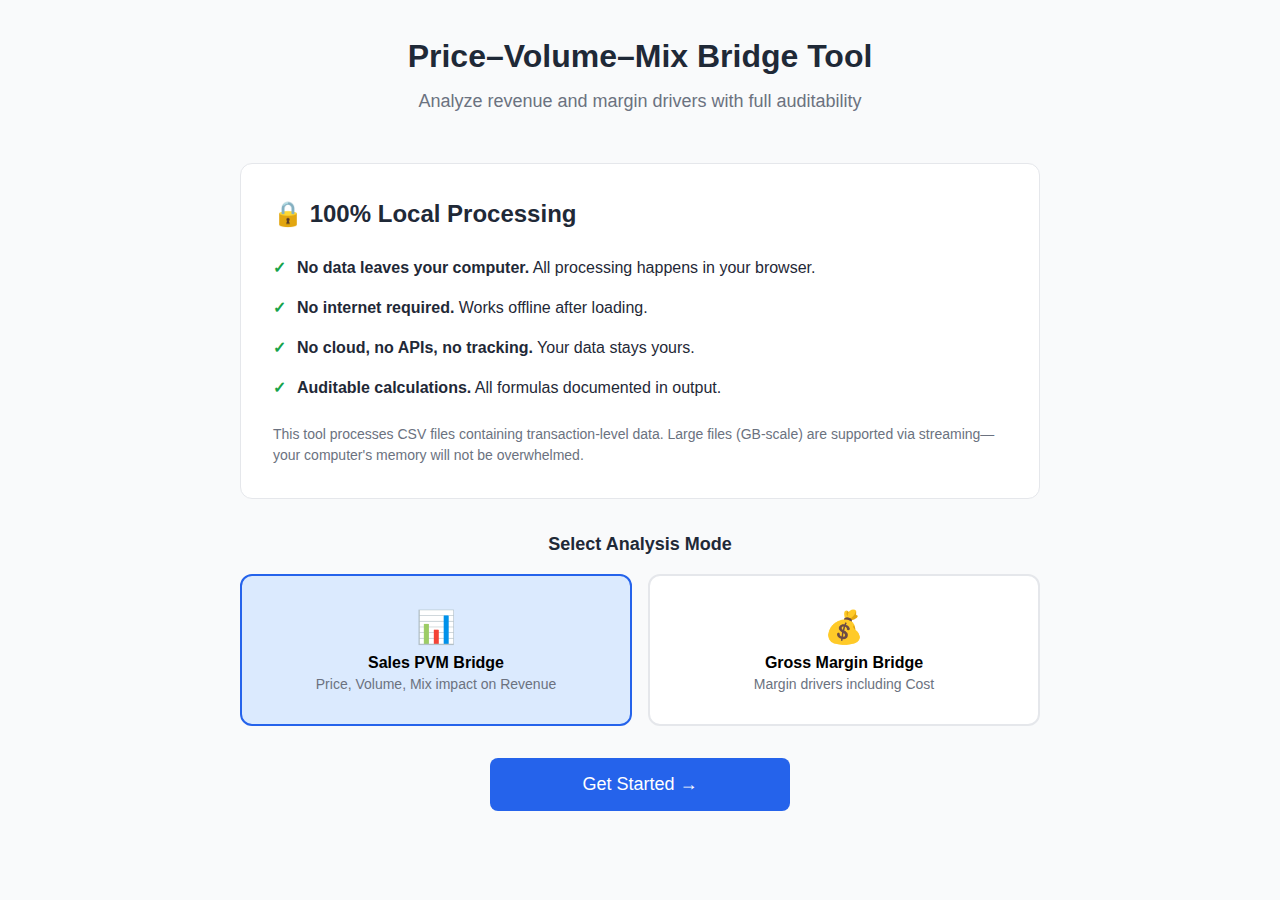
<file: index.html>
<!DOCTYPE html>
<html lang="en">
<head>
    <meta charset="UTF-8">
    <meta name="viewport" content="width=device-width, initial-scale=1.0">
    <title>PVM & Gross Margin Bridge Tool</title>
    <link rel="stylesheet" href="css/styles.css">
</head>
<body>
    <div id="app">
        <!-- ============================================
             SCREEN 1: Landing / Disclaimer
             ============================================ -->
        <section id="screen-landing" class="screen active">
            <div class="container">
                <header class="landing-header">
                    <h1>Price–Volume–Mix Bridge Tool</h1>
                    <p class="subtitle">Analyze revenue and margin drivers with full auditability</p>
                </header>

                <div class="disclaimer-box">
                    <h2>🔒 100% Local Processing</h2>
                    <ul>
                        <li><strong>No data leaves your computer.</strong> All processing happens in your browser.</li>
                        <li><strong>No internet required.</strong> Works offline after loading.</li>
                        <li><strong>No cloud, no APIs, no tracking.</strong> Your data stays yours.</li>
                        <li><strong>Auditable calculations.</strong> All formulas documented in output.</li>
                    </ul>
                    <p class="disclaimer-note">
                        This tool processes CSV files containing transaction-level data. 
                        Large files (GB-scale) are supported via streaming—your computer's memory 
                        will not be overwhelmed.
                    </p>
                </div>

                <div class="mode-selection">
                    <h3>Select Analysis Mode</h3>
                    <div class="mode-buttons">
                        <button id="btn-mode-pvm" class="mode-btn selected" data-mode="pvm">
                            <span class="mode-icon">📊</span>
                            <span class="mode-title">Sales PVM Bridge</span>
                            <span class="mode-desc">Price, Volume, Mix impact on Revenue</span>
                        </button>
                        <button id="btn-mode-gm" class="mode-btn" data-mode="gm">
                            <span class="mode-icon">💰</span>
                            <span class="mode-title">Gross Margin Bridge</span>
                            <span class="mode-desc">Margin drivers including Cost</span>
                        </button>
                    </div>
                </div>

                <button id="btn-start" class="btn-primary btn-large">
                    Get Started →
                </button>
            </div>
        </section>

        <!-- ============================================
             SCREEN 2: File Upload & Column Mapping
             ============================================ -->
        <section id="screen-upload" class="screen">
            <div class="container">
                <header class="screen-header">
                    <button class="btn-back" data-target="screen-landing">← Back</button>
                    <h2>Step 1: Upload Your Data</h2>
                    <span class="mode-indicator" id="mode-indicator-upload"></span>
                </header>

                <div class="upload-area" id="upload-area">
                    <div class="upload-content">
                        <span class="upload-icon">📁</span>
                        <p class="upload-text">Drag & drop your CSV file here</p>
                        <p class="upload-subtext">or click to browse</p>
                        <input type="file" id="file-input" accept=".csv" hidden>
                    </div>
                </div>

                <div id="file-info" class="file-info hidden">
                    <div class="file-details">
                        <span class="file-name" id="file-name"></span>
                        <span class="file-size" id="file-size"></span>
                        <button class="btn-remove" id="btn-remove-file">✕</button>
                    </div>
                </div>

                <!-- Column Mapping Section -->
                <div id="column-mapping" class="column-mapping hidden">
                    <h3>Column Mapping</h3>
                    <p class="mapping-instructions">
                        We detected the following columns. Please confirm or adjust the mappings.
                    </p>

                    <div class="mapping-grid">
                        <div class="mapping-section required-mappings">
                            <h4>Required Columns</h4>
                            <div class="mapping-row">
                                <label for="map-date">Date</label>
                                <select id="map-date" data-field="date" class="column-select required"></select>
                            </div>
                            <div class="mapping-row">
                                <label for="map-sales">Sales (Revenue)</label>
                                <select id="map-sales" data-field="sales" class="column-select required"></select>
                            </div>
                            <div class="mapping-row">
                                <label for="map-quantity">Quantity (Volume)</label>
                                <select id="map-quantity" data-field="quantity" class="column-select required"></select>
                            </div>
                            <div class="mapping-row gm-only hidden">
                                <label for="map-cost">Cost</label>
                                <select id="map-cost" data-field="cost" class="column-select required"></select>
                            </div>
                        </div>

                        <div class="mapping-section dimension-mappings">
                            <h4>Dimension Columns (Optional)</h4>
                            <p class="dimension-instructions">Select columns to use as analysis dimensions</p>
                            <div id="dimension-checkboxes" class="dimension-list">
                                <!-- Populated dynamically -->
                            </div>
                        </div>
                    </div>

                    <!-- Date Format Confirmation -->
                    <div id="date-format-section" class="date-format-section hidden">
                        <h4>Date Format Detected</h4>
                        <div class="date-format-preview">
                            <p>Sample dates from your file:</p>
                            <ul id="date-samples" class="date-samples"></ul>
                        </div>
                        <div class="date-format-confirm">
                            <label for="date-format-select">Detected format:</label>
                            <select id="date-format-select">
                                <option value="auto">Auto-detect</option>
                                <option value="MM/DD/YYYY">MM/DD/YYYY</option>
                                <option value="DD/MM/YYYY">DD/MM/YYYY</option>
                                <option value="YYYY-MM-DD">YYYY-MM-DD</option>
                                <option value="DD-MMM-YYYY">DD-MMM-YYYY (e.g., 15-Jan-2024)</option>
                                <option value="MMM DD, YYYY">MMM DD, YYYY (e.g., Jan 15, 2024)</option>
                            </select>
                            <p id="date-parse-preview" class="date-parse-preview"></p>
                        </div>
                    </div>
                </div>

                <div class="screen-actions">
                    <button id="btn-to-periods" class="btn-primary" disabled>
                        Continue to Period Setup →
                    </button>
                </div>
            </div>
        </section>

        <!-- ============================================
             SCREEN 3: Period Configuration
             ============================================ -->
        <section id="screen-periods" class="screen">
            <div class="container">
                <header class="screen-header">
                    <button class="btn-back" data-target="screen-upload">← Back</button>
                    <h2>Step 2: Configure Time Periods</h2>
                    <span class="mode-indicator" id="mode-indicator-periods"></span>
                </header>

                <div class="period-config">
                    <div class="config-section">
                        <h3>Fiscal Year End</h3>
                        <p>Which month does your fiscal year end?</p>
                        <select id="fy-end-month" class="fy-select">
                            <option value="1">January</option>
                            <option value="2">February</option>
                            <option value="3">March</option>
                            <option value="4">April</option>
                            <option value="5">May</option>
                            <option value="6">June</option>
                            <option value="7">July</option>
                            <option value="8">August</option>
                            <option value="9">September</option>
                            <option value="10">October</option>
                            <option value="11">November</option>
                            <option value="12" selected>December</option>
                        </select>
                    </div>

                    <div class="config-section">
                        <h3>Data Date Range</h3>
                        <div id="date-range-info" class="date-range-info">
                            <p>Scanning file to determine date range...</p>
                        </div>
                    </div>

                    <div class="config-section">
                        <h3>LTM End Date</h3>
                        <p>Confirm the end date for Last Twelve Months calculation:</p>
                        <input type="date" id="ltm-end-date" class="date-input">
                        <p class="ltm-help">
                            LTM period will be: <span id="ltm-range-preview">--</span>
                        </p>
                    </div>

                    <div class="config-section">
                        <h3>Prior Fiscal Year</h3>
                        <div id="pfy-info" class="pfy-info">
                            <p>Prior Fiscal Year: <span id="pfy-range">--</span></p>
                        </div>
                    </div>

                    <div class="period-summary" id="period-summary">
                        <!-- Populated after configuration -->
                    </div>
                </div>

                <div class="screen-actions">
                    <button id="btn-to-lod" class="btn-primary" disabled>
                        Continue to Level of Detail →
                    </button>
                </div>
            </div>
        </section>

        <!-- ============================================
             SCREEN 4: Level of Detail Selection
             ============================================ -->
        <section id="screen-lod" class="screen">
            <div class="container">
                <header class="screen-header">
                    <button class="btn-back" data-target="screen-periods">← Back</button>
                    <h2>Step 3: Select Level of Detail</h2>
                    <span class="mode-indicator" id="mode-indicator-lod"></span>
                </header>

                <div class="lod-config">
                    <p class="lod-instructions">
                        Select which dimensions to include in your analysis. 
                        The bridge will be calculated at this level of detail.
                    </p>

                    <div class="lod-selection" id="lod-selection">
                        <!-- Populated with dimension checkboxes -->
                    </div>

                    <div id="lod-warning" class="lod-warning hidden">
                        <span class="warning-icon">⚠️</span>
                        <span class="warning-text">
                            Selecting many dimensions may result in a large number of combinations.
                            Processing may take longer on large files.
                        </span>
                    </div>

                    <div class="lod-preview">
                        <h4>Analysis Preview</h4>
                        <p id="lod-preview-text">Select at least one dimension to see preview.</p>
                    </div>

                    <!-- GM-specific: Price Definition -->
                    <div id="gm-price-definition" class="gm-options hidden">
                        <h4>Gross Margin Price Definition</h4>
                        <div class="radio-group">
                            <label class="radio-option">
                                <input type="radio" name="gm-price-def" value="margin-per-unit" checked>
                                <span class="radio-label">
                                    <strong>Margin per Unit</strong>
                                    <span class="radio-desc">(Sales − Cost) / Quantity</span>
                                </span>
                            </label>
                            <label class="radio-option">
                                <input type="radio" name="gm-price-def" value="sales-per-unit">
                                <span class="radio-label">
                                    <strong>Sales Price per Unit</strong>
                                    <span class="radio-desc">Sales / Quantity (Cost analyzed separately)</span>
                                </span>
                            </label>
                        </div>
                    </div>
                </div>

                <div class="screen-actions">
                    <button id="btn-process" class="btn-primary btn-large">
                        🚀 Run Analysis
                    </button>
                </div>
            </div>
        </section>

        <!-- ============================================
             SCREEN 5: Processing
             ============================================ -->
        <section id="screen-processing" class="screen">
            <div class="container">
                <header class="screen-header">
                    <h2>Processing Your Data</h2>
                </header>

                <div class="processing-status">
                    <div class="progress-container">
                        <div class="progress-bar">
                            <div class="progress-fill" id="progress-fill"></div>
                        </div>
                        <div class="progress-text">
                            <span id="progress-percent">0%</span>
                            <span id="progress-rows">0 rows processed</span>
                        </div>
                    </div>

                    <div class="processing-stages">
                        <div class="stage" id="stage-parsing">
                            <span class="stage-icon">⏳</span>
                            <span class="stage-text">Parsing CSV</span>
                        </div>
                        <div class="stage" id="stage-aggregating">
                            <span class="stage-icon">⏳</span>
                            <span class="stage-text">Aggregating by LOD</span>
                        </div>
                        <div class="stage" id="stage-calculating">
                            <span class="stage-icon">⏳</span>
                            <span class="stage-text">Calculating Bridge</span>
                        </div>
                        <div class="stage" id="stage-finalizing">
                            <span class="stage-icon">⏳</span>
                            <span class="stage-text">Finalizing Results</span>
                        </div>
                    </div>

                    <div class="processing-stats" id="processing-stats">
                        <!-- Real-time stats -->
                    </div>

                    <button id="btn-cancel" class="btn-secondary">
                        Cancel Processing
                    </button>
                </div>
            </div>
        </section>

        <!-- ============================================
             SCREEN 6: Results
             ============================================ -->
        <section id="screen-results" class="screen">
            <div class="container wide">
                <header class="screen-header">
                    <button class="btn-back" data-target="screen-lod">← Adjust Settings</button>
                    <h2>Analysis Results</h2>
                    <div class="header-actions">
                        <button id="btn-export-excel" class="btn-primary">
                            📥 Export to Excel
                        </button>
                    </div>
                </header>

                <!-- Results Tabs -->
                <div class="results-tabs">
                    <button class="tab-btn active" data-tab="summary">Summary Bridge</button>
                    <button class="tab-btn" data-tab="detail">Detail by LOD</button>
                    <button class="tab-btn" data-tab="negatives">Negative Values</button>
                    <button class="tab-btn" data-tab="assumptions">Assumptions</button>
                </div>

                <!-- Tab: Summary Bridge -->
                <div class="tab-content active" id="tab-summary">
                    <div class="summary-cards">
                        <div class="summary-card">
                            <span class="card-label">Prior Year</span>
                            <span class="card-value" id="summary-py-value">--</span>
                            <span class="card-period" id="summary-py-period">--</span>
                        </div>
                        <div class="summary-card">
                            <span class="card-label">LTM</span>
                            <span class="card-value" id="summary-cy-value">--</span>
                            <span class="card-period" id="summary-cy-period">--</span>
                        </div>
                        <div class="summary-card highlight">
                            <span class="card-label">Change</span>
                            <span class="card-value" id="summary-change-value">--</span>
                            <span class="card-pct" id="summary-change-pct">--</span>
                        </div>
                    </div>

                    <div class="bridge-table-container">
                        <h3>Bridge Summary</h3>
                        <table class="bridge-table" id="bridge-summary-table">
                            <thead>
                                <tr>
                                    <th>Component</th>
                                    <th class="num">Impact</th>
                                    <th class="num">% of Change</th>
                                </tr>
                            </thead>
                            <tbody id="bridge-summary-body">
                                <!-- Populated dynamically -->
                            </tbody>
                        </table>
                    </div>
                </div>

                <!-- Tab: Detail by LOD -->
                <div class="tab-content" id="tab-detail">
                    <div class="detail-controls">
                        <div class="search-box">
                            <input type="text" id="detail-search" placeholder="Search...">
                        </div>
                        <div class="sort-controls">
                            <label>Sort by:</label>
                            <select id="detail-sort">
                                <option value="total-desc">Total Impact (High to Low)</option>
                                <option value="total-asc">Total Impact (Low to High)</option>
                                <option value="price-desc">Price Impact (High to Low)</option>
                                <option value="volume-desc">Volume Impact (High to Low)</option>
                                <option value="mix-desc">Mix Impact (High to Low)</option>
                            </select>
                        </div>
                    </div>

                    <div class="detail-table-container">
                        <table class="detail-table" id="detail-table">
                            <thead id="detail-table-head">
                                <!-- Dynamic columns based on LOD -->
                            </thead>
                            <tbody id="detail-table-body">
                                <!-- Populated dynamically -->
                            </tbody>
                        </table>
                    </div>

                    <div class="pagination" id="detail-pagination">
                        <!-- Pagination controls -->
                    </div>
                </div>

                <!-- Tab: Negative Values -->
                <div class="tab-content" id="tab-negatives">
                    <div class="negatives-explanation">
                        <p>
                            Rows with Sales ≤ 0 or Quantity ≤ 0 are excluded from standard PVM calculations
                            and shown here separately. These may represent returns, adjustments, or data errors.
                        </p>
                    </div>

                    <div class="negatives-summary" id="negatives-summary">
                        <!-- Summary stats -->
                    </div>

                    <table class="negatives-table" id="negatives-table">
                        <thead>
                            <tr>
                                <th>Period</th>
                                <th>Type</th>
                                <th class="num">Count</th>
                                <th class="num">Total Sales</th>
                                <th class="num">Total Quantity</th>
                            </tr>
                        </thead>
                        <tbody id="negatives-table-body">
                            <!-- Populated dynamically -->
                        </tbody>
                    </table>
                </div>

                <!-- Tab: Assumptions -->
                <div class="tab-content" id="tab-assumptions">
                    <div class="assumptions-content">
                        <h3>Analysis Configuration</h3>
                        <table class="assumptions-table">
                            <tbody id="assumptions-config">
                                <!-- Populated dynamically -->
                            </tbody>
                        </table>

                        <h3>Calculation Methodology</h3>
                        <div class="methodology" id="methodology-content">
                            <!-- Methodology explanation -->
                        </div>

                        <h3>Data Quality Notes</h3>
                        <div class="data-quality" id="data-quality-content">
                            <!-- Data quality notes -->
                        </div>
                    </div>
                </div>
            </div>
        </section>

        <!-- ============================================
             Error Modal
             ============================================ -->
        <div id="error-modal" class="modal hidden">
            <div class="modal-content">
                <div class="modal-header">
                    <h3>⚠️ Error</h3>
                    <button class="modal-close" id="error-modal-close">✕</button>
                </div>
                <div class="modal-body" id="error-modal-body">
                    <!-- Error message -->
                </div>
                <div class="modal-footer">
                    <button class="btn-primary" id="error-modal-ok">OK</button>
                </div>
            </div>
        </div>
    </div>

    <!-- Scripts -->
    <script src="lib/xlsx.mini.js"></script>
    <script src="js/config.js"></script>
    <script src="js/period-utils.js"></script>
    <script src="js/csv-parser.js"></script>
    <script src="js/aggregator.js"></script>
    <script src="js/bridge-calculator.js"></script>
    <script src="js/ui-renderer.js"></script>
    <script src="js/excel-export.js"></script>
    <script src="js/app.js"></script>
    <script src="js/app2.js"></script>
</body>
</html>
</file>
<file: css/styles.css>
/* ============================================
   PVM Bridge Tool - Stylesheet
   ============================================
   Clean, professional design for accountants.
   Optimized for readability and auditability.
   ============================================ */

/* --------------------------------------------
   CSS Variables / Design Tokens
   -------------------------------------------- */
:root {
    /* Colors */
    --color-primary: #2563eb;
    --color-primary-dark: #1d4ed8;
    --color-primary-light: #dbeafe;
    
    --color-success: #16a34a;
    --color-success-light: #dcfce7;
    
    --color-warning: #ca8a04;
    --color-warning-light: #fef9c3;
    
    --color-error: #dc2626;
    --color-error-light: #fee2e2;
    
    --color-text: #1f2937;
    --color-text-muted: #6b7280;
    --color-text-light: #9ca3af;
    
    --color-bg: #f9fafb;
    --color-bg-white: #ffffff;
    --color-border: #e5e7eb;
    --color-border-dark: #d1d5db;
    
    /* Positive/Negative for financial data */
    --color-positive: #16a34a;
    --color-negative: #dc2626;
    
    /* Typography */
    --font-sans: -apple-system, BlinkMacSystemFont, 'Segoe UI', Roboto, 'Helvetica Neue', Arial, sans-serif;
    --font-mono: 'SF Mono', SFMono-Regular, Consolas, 'Liberation Mono', Menlo, monospace;
    
    /* Spacing */
    --space-xs: 0.25rem;
    --space-sm: 0.5rem;
    --space-md: 1rem;
    --space-lg: 1.5rem;
    --space-xl: 2rem;
    --space-2xl: 3rem;
    
    /* Border Radius */
    --radius-sm: 4px;
    --radius-md: 8px;
    --radius-lg: 12px;
    
    /* Shadows */
    --shadow-sm: 0 1px 2px rgba(0, 0, 0, 0.05);
    --shadow-md: 0 4px 6px rgba(0, 0, 0, 0.07);
    --shadow-lg: 0 10px 15px rgba(0, 0, 0, 0.1);
}

/* --------------------------------------------
   Reset & Base Styles
   -------------------------------------------- */
*, *::before, *::after {
    box-sizing: border-box;
    margin: 0;
    padding: 0;
}

html {
    font-size: 16px;
    -webkit-font-smoothing: antialiased;
    -moz-osx-font-smoothing: grayscale;
}

body {
    font-family: var(--font-sans);
    font-size: 1rem;
    line-height: 1.5;
    color: var(--color-text);
    background-color: var(--color-bg);
    min-height: 100vh;
}

/* --------------------------------------------
   Layout
   -------------------------------------------- */
#app {
    min-height: 100vh;
}

.screen {
    display: none;
    min-height: 100vh;
    padding: var(--space-xl) var(--space-md);
}

.screen.active {
    display: block;
}

.container {
    max-width: 800px;
    margin: 0 auto;
}

.container.wide {
    max-width: 1200px;
}

/* --------------------------------------------
   Typography
   -------------------------------------------- */
h1 {
    font-size: 2rem;
    font-weight: 700;
    color: var(--color-text);
    margin-bottom: var(--space-sm);
}

h2 {
    font-size: 1.5rem;
    font-weight: 600;
    color: var(--color-text);
    margin-bottom: var(--space-md);
}

h3 {
    font-size: 1.125rem;
    font-weight: 600;
    color: var(--color-text);
    margin-bottom: var(--space-sm);
}

h4 {
    font-size: 1rem;
    font-weight: 600;
    color: var(--color-text);
    margin-bottom: var(--space-sm);
}

p {
    margin-bottom: var(--space-md);
}

.subtitle {
    font-size: 1.125rem;
    color: var(--color-text-muted);
}

/* --------------------------------------------
   Buttons
   -------------------------------------------- */
button {
    font-family: inherit;
    font-size: 1rem;
    cursor: pointer;
    border: none;
    border-radius: var(--radius-md);
    padding: var(--space-sm) var(--space-md);
    transition: all 0.15s ease;
}

button:disabled {
    opacity: 0.5;
    cursor: not-allowed;
}

.btn-primary {
    background-color: var(--color-primary);
    color: white;
    font-weight: 500;
}

.btn-primary:hover:not(:disabled) {
    background-color: var(--color-primary-dark);
}

.btn-secondary {
    background-color: var(--color-bg-white);
    color: var(--color-text);
    border: 1px solid var(--color-border-dark);
}

.btn-secondary:hover:not(:disabled) {
    background-color: var(--color-bg);
}

.btn-large {
    padding: var(--space-md) var(--space-xl);
    font-size: 1.125rem;
}

.btn-back {
    background: none;
    color: var(--color-primary);
    padding: var(--space-xs) 0;
    font-weight: 500;
}

.btn-back:hover {
    color: var(--color-primary-dark);
}

.btn-remove {
    background: none;
    color: var(--color-text-muted);
    padding: var(--space-xs);
    font-size: 1.25rem;
    line-height: 1;
}

.btn-remove:hover {
    color: var(--color-error);
}

/* --------------------------------------------
   Form Elements
   -------------------------------------------- */
select, input[type="text"], input[type="date"] {
    font-family: inherit;
    font-size: 1rem;
    padding: var(--space-sm) var(--space-md);
    border: 1px solid var(--color-border-dark);
    border-radius: var(--radius-md);
    background-color: var(--color-bg-white);
    color: var(--color-text);
    width: 100%;
    max-width: 300px;
}

select:focus, input:focus {
    outline: none;
    border-color: var(--color-primary);
    box-shadow: 0 0 0 3px var(--color-primary-light);
}

label {
    display: block;
    font-weight: 500;
    margin-bottom: var(--space-xs);
    color: var(--color-text);
}

/* Checkboxes */
.checkbox-label {
    display: flex;
    align-items: center;
    gap: var(--space-sm);
    padding: var(--space-sm);
    cursor: pointer;
    border-radius: var(--radius-sm);
}

.checkbox-label:hover {
    background-color: var(--color-bg);
}

.checkbox-label input[type="checkbox"] {
    width: 18px;
    height: 18px;
    accent-color: var(--color-primary);
}

/* Radio buttons */
.radio-group {
    display: flex;
    flex-direction: column;
    gap: var(--space-sm);
}

.radio-option {
    display: flex;
    align-items: flex-start;
    gap: var(--space-sm);
    padding: var(--space-md);
    border: 1px solid var(--color-border);
    border-radius: var(--radius-md);
    cursor: pointer;
}

.radio-option:hover {
    border-color: var(--color-primary);
}

.radio-option input[type="radio"] {
    margin-top: 4px;
    accent-color: var(--color-primary);
}

.radio-label {
    display: flex;
    flex-direction: column;
}

.radio-desc {
    font-size: 0.875rem;
    color: var(--color-text-muted);
}

/* --------------------------------------------
   Screen 1: Landing
   -------------------------------------------- */
.landing-header {
    text-align: center;
    margin-bottom: var(--space-2xl);
}

.disclaimer-box {
    background-color: var(--color-bg-white);
    border: 1px solid var(--color-border);
    border-radius: var(--radius-lg);
    padding: var(--space-xl);
    margin-bottom: var(--space-xl);
}

.disclaimer-box h2 {
    margin-bottom: var(--space-md);
}

.disclaimer-box ul {
    list-style: none;
    margin-bottom: var(--space-md);
}

.disclaimer-box li {
    padding: var(--space-sm) 0;
    padding-left: var(--space-lg);
    position: relative;
}

.disclaimer-box li::before {
    content: '✓';
    position: absolute;
    left: 0;
    color: var(--color-success);
    font-weight: bold;
}

.disclaimer-note {
    font-size: 0.875rem;
    color: var(--color-text-muted);
    margin-bottom: 0;
}

/* Mode Selection */
.mode-selection {
    margin-bottom: var(--space-xl);
}

.mode-selection h3 {
    text-align: center;
    margin-bottom: var(--space-md);
}

.mode-buttons {
    display: grid;
    grid-template-columns: repeat(2, 1fr);
    gap: var(--space-md);
}

.mode-btn {
    display: flex;
    flex-direction: column;
    align-items: center;
    padding: var(--space-xl);
    background-color: var(--color-bg-white);
    border: 2px solid var(--color-border);
    border-radius: var(--radius-lg);
    text-align: center;
}

.mode-btn:hover {
    border-color: var(--color-primary);
}

.mode-btn.selected {
    border-color: var(--color-primary);
    background-color: var(--color-primary-light);
}

.mode-icon {
    font-size: 2rem;
    margin-bottom: var(--space-sm);
}

.mode-title {
    font-weight: 600;
    margin-bottom: var(--space-xs);
}

.mode-desc {
    font-size: 0.875rem;
    color: var(--color-text-muted);
}

#btn-start {
    display: block;
    width: 100%;
    max-width: 300px;
    margin: 0 auto;
}

/* --------------------------------------------
   Screen Header (common)
   -------------------------------------------- */
.screen-header {
    display: flex;
    align-items: center;
    gap: var(--space-md);
    margin-bottom: var(--space-xl);
    flex-wrap: wrap;
}

.screen-header h2 {
    flex: 1;
    margin-bottom: 0;
}

.mode-indicator {
    background-color: var(--color-primary-light);
    color: var(--color-primary);
    padding: var(--space-xs) var(--space-md);
    border-radius: var(--radius-md);
    font-size: 0.875rem;
    font-weight: 500;
}

.header-actions {
    display: flex;
    gap: var(--space-sm);
}

/* --------------------------------------------
   Screen 2: Upload
   -------------------------------------------- */
.upload-area {
    border: 2px dashed var(--color-border-dark);
    border-radius: var(--radius-lg);
    padding: var(--space-2xl);
    text-align: center;
    cursor: pointer;
    transition: all 0.15s ease;
    margin-bottom: var(--space-lg);
}

.upload-area:hover, .upload-area.drag-over {
    border-color: var(--color-primary);
    background-color: var(--color-primary-light);
}

.upload-icon {
    font-size: 3rem;
    display: block;
    margin-bottom: var(--space-md);
}

.upload-text {
    font-weight: 500;
    margin-bottom: var(--space-xs);
}

.upload-subtext {
    font-size: 0.875rem;
    color: var(--color-text-muted);
    margin-bottom: 0;
}

/* File Info */
.file-info {
    background-color: var(--color-bg-white);
    border: 1px solid var(--color-border);
    border-radius: var(--radius-md);
    padding: var(--space-md);
    margin-bottom: var(--space-lg);
}

.file-details {
    display: flex;
    align-items: center;
    gap: var(--space-md);
}

.file-name {
    font-weight: 500;
    flex: 1;
}

.file-size {
    color: var(--color-text-muted);
    font-size: 0.875rem;
}

/* Column Mapping */
.column-mapping {
    background-color: var(--color-bg-white);
    border: 1px solid var(--color-border);
    border-radius: var(--radius-lg);
    padding: var(--space-xl);
    margin-bottom: var(--space-lg);
}

.mapping-instructions {
    color: var(--color-text-muted);
    margin-bottom: var(--space-lg);
}

.mapping-grid {
    display: grid;
    grid-template-columns: 1fr 1fr;
    gap: var(--space-xl);
}

@media (max-width: 768px) {
    .mapping-grid {
        grid-template-columns: 1fr;
    }
}

.mapping-section h4 {
    border-bottom: 1px solid var(--color-border);
    padding-bottom: var(--space-sm);
    margin-bottom: var(--space-md);
}

.mapping-row {
    margin-bottom: var(--space-md);
}

.mapping-row label {
    font-size: 0.875rem;
}

.column-select {
    max-width: 100%;
}

.column-select.required {
    border-left: 3px solid var(--color-primary);
}

.dimension-instructions {
    font-size: 0.875rem;
    color: var(--color-text-muted);
    margin-bottom: var(--space-sm);
}

.dimension-list {
    display: flex;
    flex-direction: column;
    gap: var(--space-xs);
}

/* Date Format Section */
.date-format-section {
    margin-top: var(--space-xl);
    padding-top: var(--space-xl);
    border-top: 1px solid var(--color-border);
}

.date-samples {
    list-style: none;
    display: flex;
    flex-wrap: wrap;
    gap: var(--space-sm);
    margin-bottom: var(--space-md);
}

.date-samples li {
    background-color: var(--color-bg);
    padding: var(--space-xs) var(--space-sm);
    border-radius: var(--radius-sm);
    font-family: var(--font-mono);
    font-size: 0.875rem;
}

.date-format-confirm {
    display: flex;
    align-items: center;
    gap: var(--space-md);
    flex-wrap: wrap;
}

.date-parse-preview {
    color: var(--color-success);
    font-size: 0.875rem;
    margin-bottom: 0;
}

.date-parse-preview.error {
    color: var(--color-error);
}

/* Screen Actions */
.screen-actions {
    margin-top: var(--space-xl);
    display: flex;
    justify-content: flex-end;
}

/* --------------------------------------------
   Screen 3: Periods
   -------------------------------------------- */
.period-config {
    background-color: var(--color-bg-white);
    border: 1px solid var(--color-border);
    border-radius: var(--radius-lg);
    padding: var(--space-xl);
}

.config-section {
    margin-bottom: var(--space-xl);
    padding-bottom: var(--space-xl);
    border-bottom: 1px solid var(--color-border);
}

.config-section:last-child {
    margin-bottom: 0;
    padding-bottom: 0;
    border-bottom: none;
}

.config-section p {
    color: var(--color-text-muted);
    font-size: 0.875rem;
    margin-bottom: var(--space-sm);
}

.fy-select {
    max-width: 200px;
}

.date-input {
    max-width: 200px;
}

.date-range-info {
    background-color: var(--color-bg);
    padding: var(--space-md);
    border-radius: var(--radius-md);
}

.date-range-info p {
    margin-bottom: 0;
    color: var(--color-text);
}

.ltm-help {
    margin-top: var(--space-sm);
    font-size: 0.875rem;
}

.pfy-info {
    background-color: var(--color-bg);
    padding: var(--space-md);
    border-radius: var(--radius-md);
}

.pfy-info p {
    margin-bottom: 0;
}

.period-summary {
    margin-top: var(--space-xl);
    background-color: var(--color-primary-light);
    padding: var(--space-md);
    border-radius: var(--radius-md);
}

.period-summary p {
    margin-bottom: var(--space-xs);
}

.period-summary p:last-child {
    margin-bottom: 0;
}

/* --------------------------------------------
   Screen 4: Level of Detail
   -------------------------------------------- */
.lod-config {
    background-color: var(--color-bg-white);
    border: 1px solid var(--color-border);
    border-radius: var(--radius-lg);
    padding: var(--space-xl);
}

.lod-instructions {
    color: var(--color-text-muted);
    margin-bottom: var(--space-lg);
}

.lod-selection {
    display: grid;
    grid-template-columns: repeat(auto-fill, minmax(200px, 1fr));
    gap: var(--space-sm);
    margin-bottom: var(--space-lg);
}

.lod-warning {
    background-color: var(--color-warning-light);
    padding: var(--space-md);
    border-radius: var(--radius-md);
    display: flex;
    align-items: center;
    gap: var(--space-sm);
    margin-bottom: var(--space-lg);
}

.warning-icon {
    font-size: 1.25rem;
}

.warning-text {
    font-size: 0.875rem;
}

.lod-preview {
    background-color: var(--color-bg);
    padding: var(--space-md);
    border-radius: var(--radius-md);
    margin-bottom: var(--space-lg);
}

.lod-preview h4 {
    margin-bottom: var(--space-xs);
}

.lod-preview p {
    margin-bottom: 0;
    font-size: 0.875rem;
    color: var(--color-text-muted);
}

.gm-options {
    margin-top: var(--space-xl);
    padding-top: var(--space-xl);
    border-top: 1px solid var(--color-border);
}

/* --------------------------------------------
   Screen 5: Processing
   -------------------------------------------- */
#screen-processing .container {
    max-width: 600px;
    text-align: center;
}

.processing-status {
    background-color: var(--color-bg-white);
    border: 1px solid var(--color-border);
    border-radius: var(--radius-lg);
    padding: var(--space-2xl);
}

.progress-container {
    margin-bottom: var(--space-xl);
}

.progress-bar {
    height: 12px;
    background-color: var(--color-bg);
    border-radius: 6px;
    overflow: hidden;
    margin-bottom: var(--space-sm);
}

.progress-fill {
    height: 100%;
    background-color: var(--color-primary);
    width: 0%;
    transition: width 0.3s ease;
}

.progress-text {
    display: flex;
    justify-content: space-between;
    font-size: 0.875rem;
    color: var(--color-text-muted);
}

.processing-stages {
    display: flex;
    flex-direction: column;
    gap: var(--space-sm);
    margin-bottom: var(--space-xl);
    text-align: left;
}

.stage {
    display: flex;
    align-items: center;
    gap: var(--space-sm);
    padding: var(--space-sm);
    border-radius: var(--radius-sm);
}

.stage.active {
    background-color: var(--color-primary-light);
}

.stage.complete .stage-icon::before {
    content: '✓';
}

.stage.complete {
    color: var(--color-success);
}

.stage-icon {
    width: 24px;
    text-align: center;
}

.processing-stats {
    background-color: var(--color-bg);
    padding: var(--space-md);
    border-radius: var(--radius-md);
    margin-bottom: var(--space-lg);
    font-size: 0.875rem;
    text-align: left;
}

/* --------------------------------------------
   Screen 6: Results
   -------------------------------------------- */
.results-tabs {
    display: flex;
    gap: var(--space-xs);
    border-bottom: 1px solid var(--color-border);
    margin-bottom: var(--space-xl);
    overflow-x: auto;
}

.tab-btn {
    background: none;
    padding: var(--space-md) var(--space-lg);
    border-radius: 0;
    border-bottom: 2px solid transparent;
    color: var(--color-text-muted);
    white-space: nowrap;
}

.tab-btn:hover {
    color: var(--color-text);
}

.tab-btn.active {
    color: var(--color-primary);
    border-bottom-color: var(--color-primary);
}

.tab-content {
    display: none;
}

.tab-content.active {
    display: block;
}

/* Summary Cards */
.summary-cards {
    display: grid;
    grid-template-columns: repeat(3, 1fr);
    gap: var(--space-md);
    margin-bottom: var(--space-xl);
}

@media (max-width: 768px) {
    .summary-cards {
        grid-template-columns: 1fr;
    }
}

.summary-card {
    background-color: var(--color-bg-white);
    border: 1px solid var(--color-border);
    border-radius: var(--radius-lg);
    padding: var(--space-lg);
    text-align: center;
}

.summary-card.highlight {
    background-color: var(--color-primary-light);
    border-color: var(--color-primary);
}

.card-label {
    display: block;
    font-size: 0.875rem;
    color: var(--color-text-muted);
    margin-bottom: var(--space-xs);
}

.card-value {
    display: block;
    font-size: 1.75rem;
    font-weight: 700;
    margin-bottom: var(--space-xs);
}

.card-period, .card-pct {
    display: block;
    font-size: 0.875rem;
    color: var(--color-text-muted);
}

.card-pct.positive {
    color: var(--color-positive);
}

.card-pct.negative {
    color: var(--color-negative);
}

/* Tables */
.bridge-table-container, .detail-table-container {
    background-color: var(--color-bg-white);
    border: 1px solid var(--color-border);
    border-radius: var(--radius-lg);
    overflow: hidden;
}

.bridge-table-container h3 {
    padding: var(--space-md) var(--space-lg);
    border-bottom: 1px solid var(--color-border);
    margin-bottom: 0;
}

table {
    width: 100%;
    border-collapse: collapse;
}

th, td {
    padding: var(--space-md);
    text-align: left;
    border-bottom: 1px solid var(--color-border);
}

th {
    background-color: var(--color-bg);
    font-weight: 600;
    font-size: 0.875rem;
    color: var(--color-text-muted);
    text-transform: uppercase;
    letter-spacing: 0.05em;
}

th.num, td.num {
    text-align: right;
    font-family: var(--font-mono);
}

tbody tr:hover {
    background-color: var(--color-bg);
}

tbody tr:last-child td {
    border-bottom: none;
}

.bridge-table .total-row {
    font-weight: 600;
    background-color: var(--color-bg);
}

.positive {
    color: var(--color-positive);
}

.negative {
    color: var(--color-negative);
}

/* Detail Controls */
.detail-controls {
    display: flex;
    gap: var(--space-md);
    margin-bottom: var(--space-md);
    flex-wrap: wrap;
}

.search-box {
    flex: 1;
    min-width: 200px;
}

.search-box input {
    width: 100%;
    max-width: none;
}

.sort-controls {
    display: flex;
    align-items: center;
    gap: var(--space-sm);
}

.sort-controls label {
    margin-bottom: 0;
    white-space: nowrap;
}

.detail-table-container {
    overflow-x: auto;
}

.detail-table {
    min-width: 800px;
}

/* Pagination */
.pagination {
    display: flex;
    justify-content: center;
    align-items: center;
    gap: var(--space-sm);
    margin-top: var(--space-lg);
}

.pagination button {
    padding: var(--space-sm) var(--space-md);
}

.pagination .page-info {
    color: var(--color-text-muted);
    font-size: 0.875rem;
}

/* Negatives Tab */
.negatives-explanation {
    background-color: var(--color-warning-light);
    padding: var(--space-md);
    border-radius: var(--radius-md);
    margin-bottom: var(--space-lg);
}

.negatives-explanation p {
    margin-bottom: 0;
}

.negatives-summary {
    display: grid;
    grid-template-columns: repeat(auto-fit, minmax(200px, 1fr));
    gap: var(--space-md);
    margin-bottom: var(--space-lg);
}

.negatives-table {
    background-color: var(--color-bg-white);
    border: 1px solid var(--color-border);
    border-radius: var(--radius-lg);
}

/* Assumptions Tab */
.assumptions-content {
    background-color: var(--color-bg-white);
    border: 1px solid var(--color-border);
    border-radius: var(--radius-lg);
    padding: var(--space-xl);
}

.assumptions-content h3 {
    margin-top: var(--space-xl);
    padding-top: var(--space-xl);
    border-top: 1px solid var(--color-border);
}

.assumptions-content h3:first-child {
    margin-top: 0;
    padding-top: 0;
    border-top: none;
}

.assumptions-table {
    margin-bottom: var(--space-lg);
}

.assumptions-table th {
    width: 200px;
}

.methodology, .data-quality {
    font-size: 0.9375rem;
    line-height: 1.7;
}

.methodology ul, .data-quality ul {
    margin-left: var(--space-lg);
    margin-bottom: var(--space-md);
}

.methodology li, .data-quality li {
    margin-bottom: var(--space-xs);
}

.methodology code {
    background-color: var(--color-bg);
    padding: 2px 6px;
    border-radius: var(--radius-sm);
    font-family: var(--font-mono);
    font-size: 0.875rem;
}

/* --------------------------------------------
   Modal
   -------------------------------------------- */
.modal {
    position: fixed;
    top: 0;
    left: 0;
    right: 0;
    bottom: 0;
    background-color: rgba(0, 0, 0, 0.5);
    display: flex;
    align-items: center;
    justify-content: center;
    z-index: 1000;
}

.modal.hidden {
    display: none;
}

.modal-content {
    background-color: var(--color-bg-white);
    border-radius: var(--radius-lg);
    max-width: 500px;
    width: 90%;
    max-height: 90vh;
    overflow: auto;
}

.modal-header {
    display: flex;
    align-items: center;
    justify-content: space-between;
    padding: var(--space-lg);
    border-bottom: 1px solid var(--color-border);
}

.modal-header h3 {
    margin-bottom: 0;
}

.modal-close {
    background: none;
    font-size: 1.5rem;
    color: var(--color-text-muted);
    padding: 0;
}

.modal-close:hover {
    color: var(--color-text);
}

.modal-body {
    padding: var(--space-lg);
}

.modal-footer {
    padding: var(--space-lg);
    border-top: 1px solid var(--color-border);
    display: flex;
    justify-content: flex-end;
    gap: var(--space-sm);
}

/* --------------------------------------------
   Utility Classes
   -------------------------------------------- */
.hidden {
    display: none !important;
}

.text-muted {
    color: var(--color-text-muted);
}

.text-small {
    font-size: 0.875rem;
}

.mt-md {
    margin-top: var(--space-md);
}

.mb-md {
    margin-bottom: var(--space-md);
}

/* --------------------------------------------
   Print Styles
   -------------------------------------------- */
@media print {
    .screen {
        display: block !important;
        padding: 0;
    }

    .btn-back, .header-actions, .screen-actions, .detail-controls, .pagination {
        display: none !important;
    }

    .container {
        max-width: none;
    }

    table {
        font-size: 0.75rem;
    }
}
</file>
